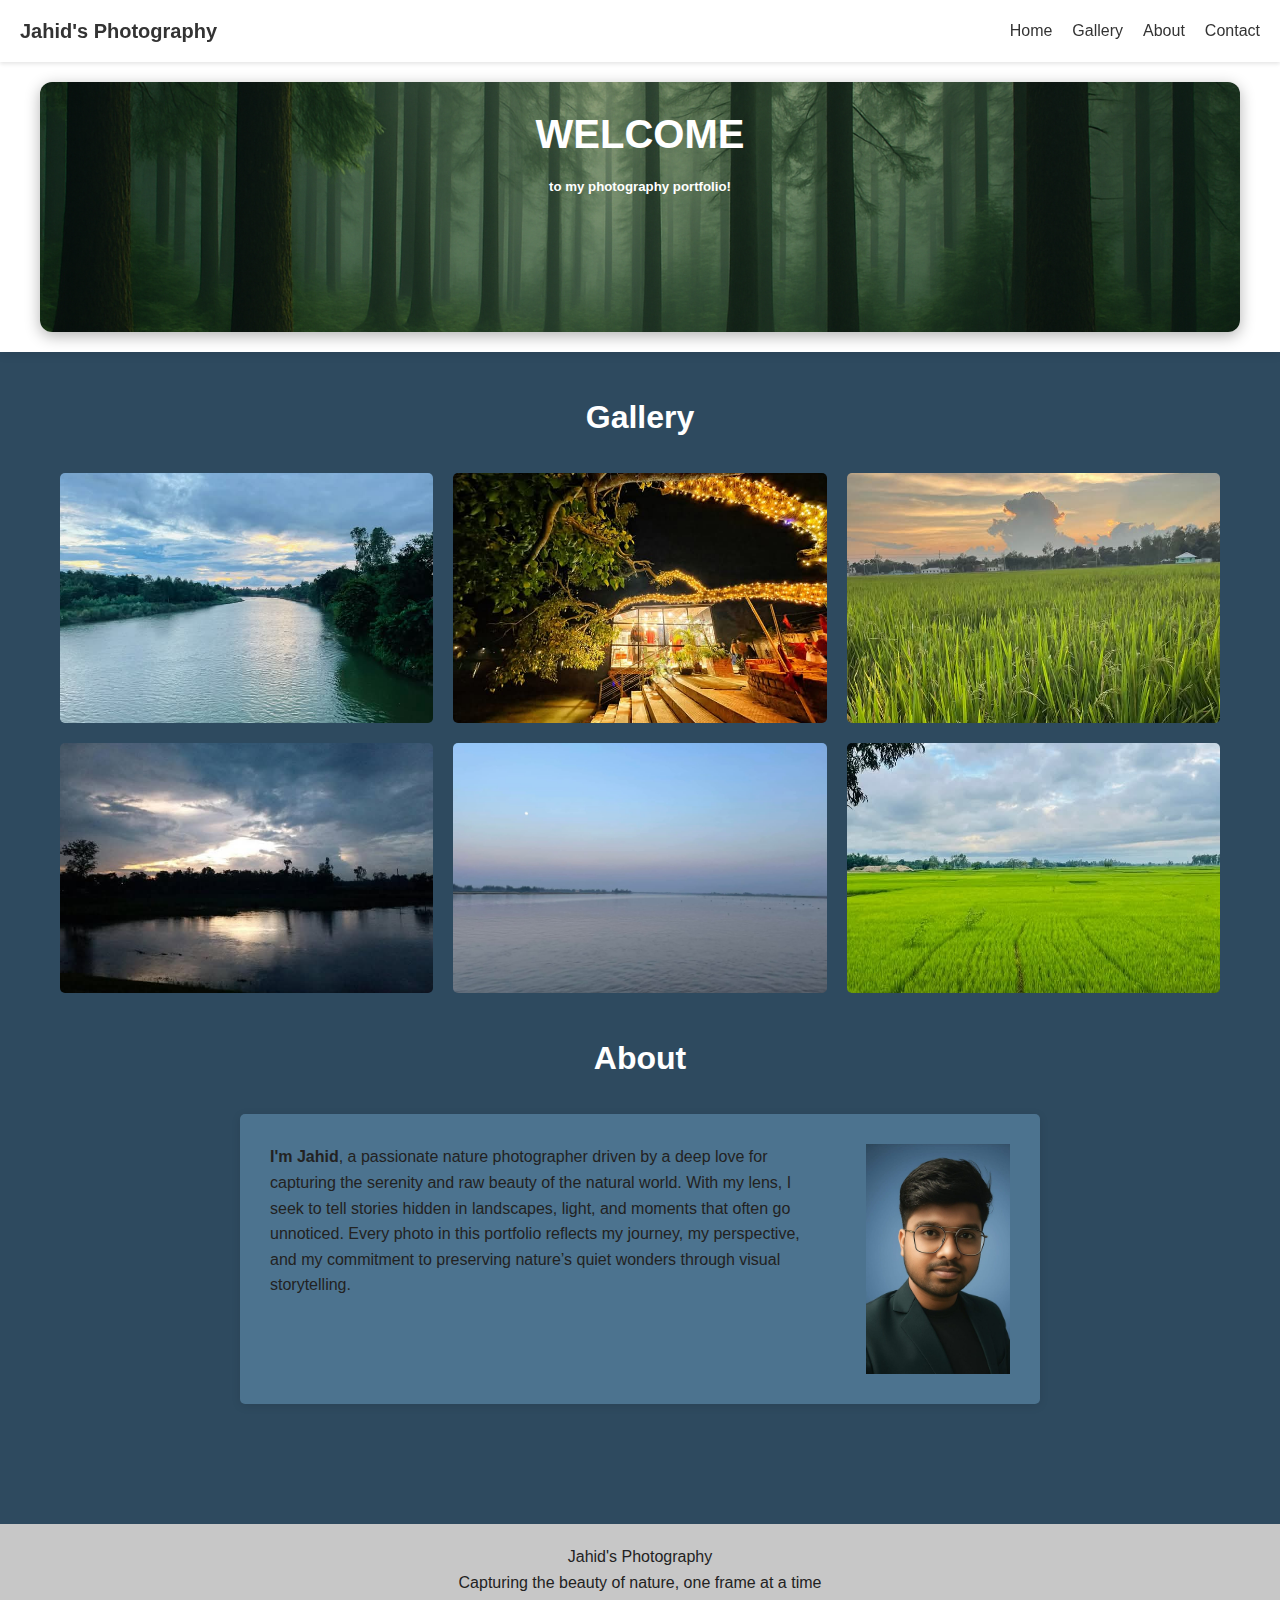
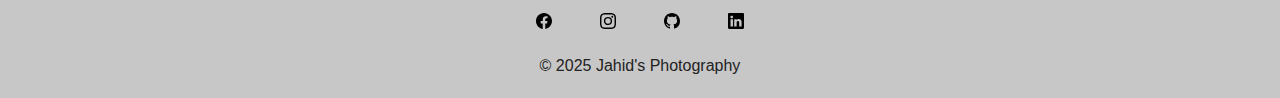
<file: jahid-photography-portfolio/index.html>
<!DOCTYPE html>
<html lang="en">

<head>
    <meta charset="UTF-8">
    <meta name="viewport" content="width=device-width, initial-scale=1.0">
    <title>Jahid's Photography Portfolio</title>
    <link rel="stylesheet" href="style.css">
</head>

<body>

    <nav class="navbar">
        <div class="logo">Jahid's Photography</div>

        <div class="nav-links" id="navLinks">
            <a href="#">Home</a>
            <a href="#">Gallery</a>
            <a href="#">About</a>
            <a href="#">Contact</a>
        </div>


    </nav>

    <header>
        <div class="container background">
            <h1>WELCOME</h1>
            <h5>to my photography portfolio!<h5>
        </div>
    </header>

    <main>
    
        <div class="container">
            <section class="gallery-section">
                <h2>Gallery</h2>
                <div class="gallery">
                    <div class="gallery-item placeholder">
                        <a href="img/img1.jpg" class="zoom-box"><img src="img/img1.jpg" alt="This is my picture"></a>
                    </div>
                    <div class="gallery-item placeholder">
                        <a href="img/img2.jpg" class="zoom-box"><img src="img/img2.jpg" alt="This is my picture"></a>
                    </div>
                    <div class="gallery-item placeholder">
                        <a href="img/3.jpg" class="zoom-box"><img src="img/3.jpg" alt="This is my picture"></a>
                    </div>
                     <div class="gallery-item placeholder">
                        <a href="img/4.jpg" class="zoom-box"><img src="img/4.jpg" alt="This is my picture"></a>
                    </div>
                    <div class="gallery-item placeholder">
                        <a href="img/img4.jpg" class="zoom-box"><img src="img/img4.jpg" alt="This is my picture"></a>
                    </div>
                    <div class="gallery-item placeholder">
                        <a href="img/img3.jpg" class="zoom-box"><img src="img/img3.jpg" alt="This is my picture"></a>
                    </div>
                    <!-- Add more gallery items as needed -->
                </div>
            </section>

            <section class="about-section">
                <h2>About</h2>
                <div class="about-div">
                    <p class="paragraph"><strong>I'm Jahid</strong>, a passionate nature photographer driven by a deep love for capturing the serenity and raw beauty of the natural world. With my lens, I seek to tell stories hidden in landscapes, light, and moments that often go unnoticed. Every photo in this portfolio reflects my journey, my perspective, and my commitment to preserving nature’s quiet wonders through visual storytelling.</p>
                    <img src="img/my2.jpg">
                </div>
            </section>
        </div>
    </main>

    <footer>
        <div class="container">
            <p>Jahid's Photography</p>
            <p>Capturing the beauty of nature, one frame at a time</p>
            <div class="icon-footer">
               <a href="https://www.facebook.com/ochena.prithibi.1612147?mibextid=ZbWKwL"><img src="img/facebook.svg"></a>
                <a href="https://www.instagram.com/sk_jahid_hasan.bd/"><img src="img/instagram.svg"></a>
                <a href="https://github.com/mdjahid-dev1"><img src="img/github.svg"></a>
                <a href="www.linkedin.com/in/md-jahid-hasan-saikot-867076375"><img src="img/linkedin.svg"></a>
            </div>
            <p>&copy; 2025 Jahid's Photography</p>
        </div>
    </footer>
</body>

</html>
</file>
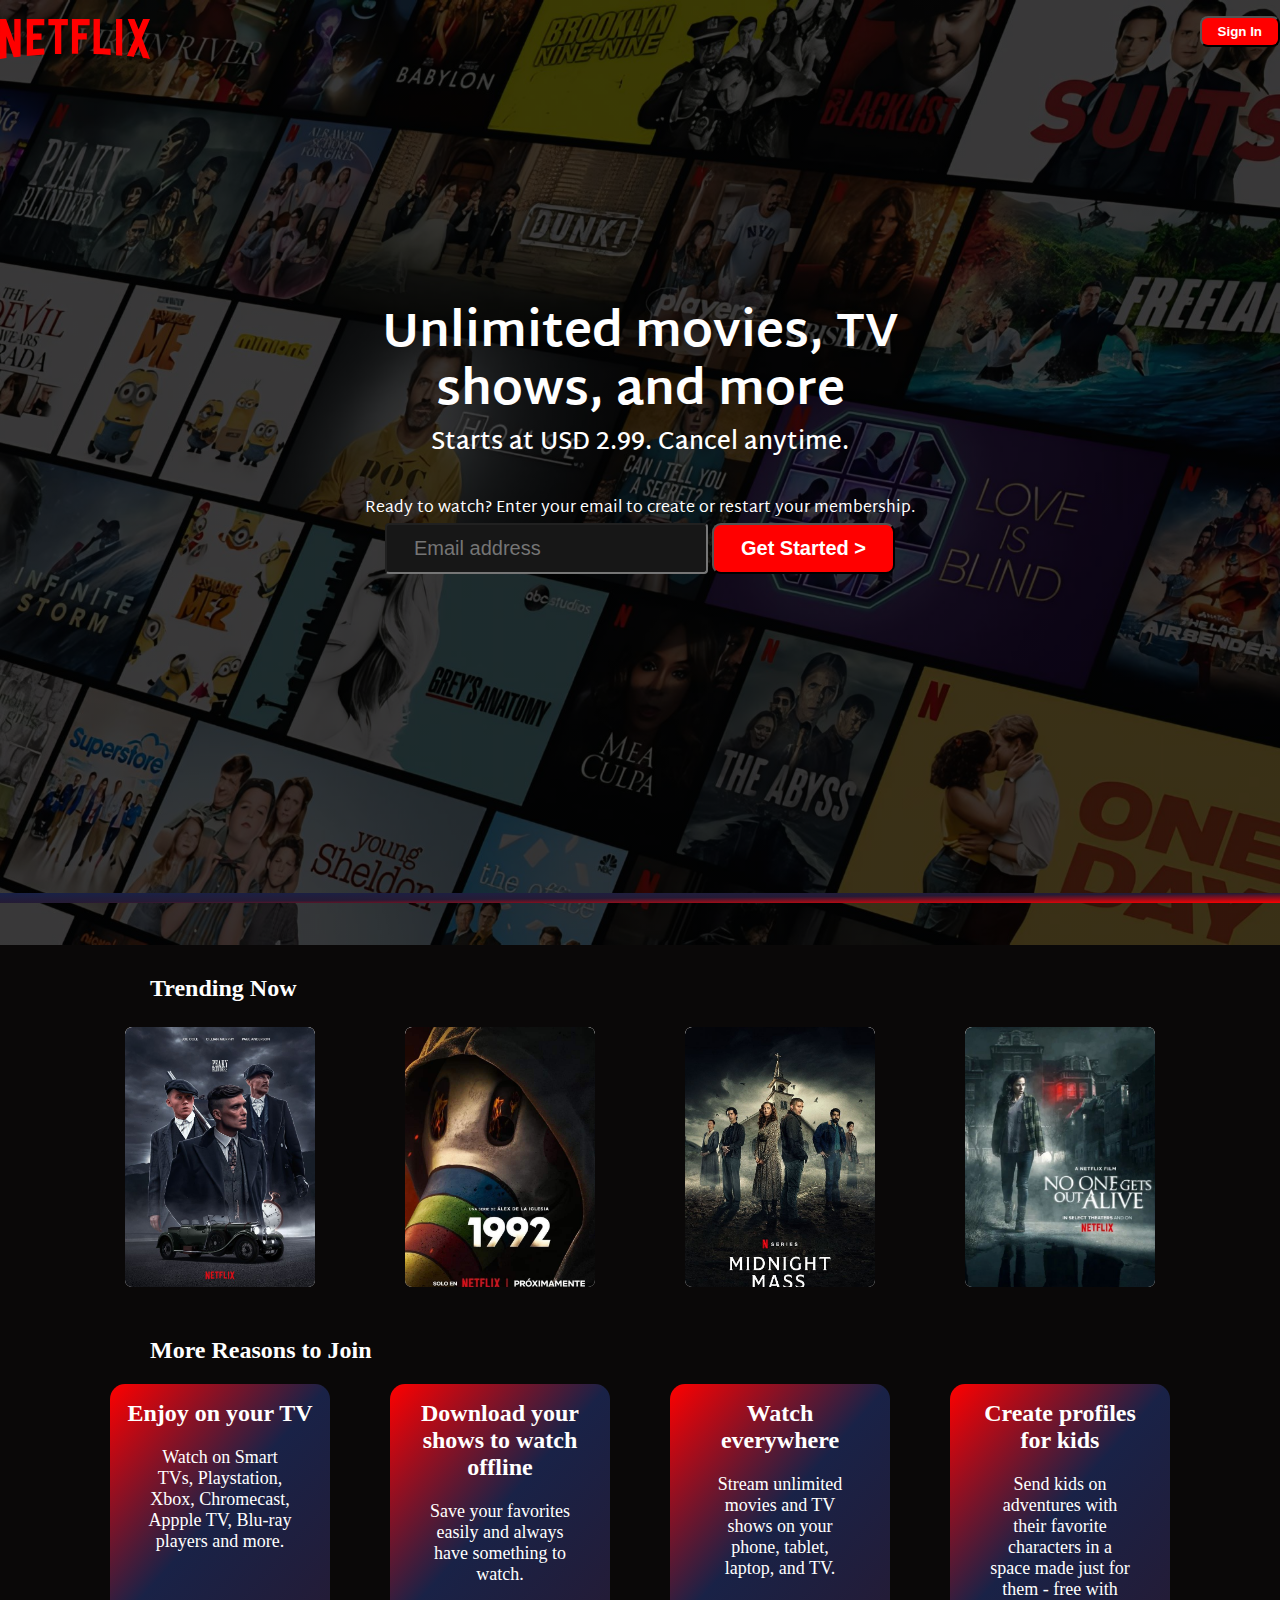
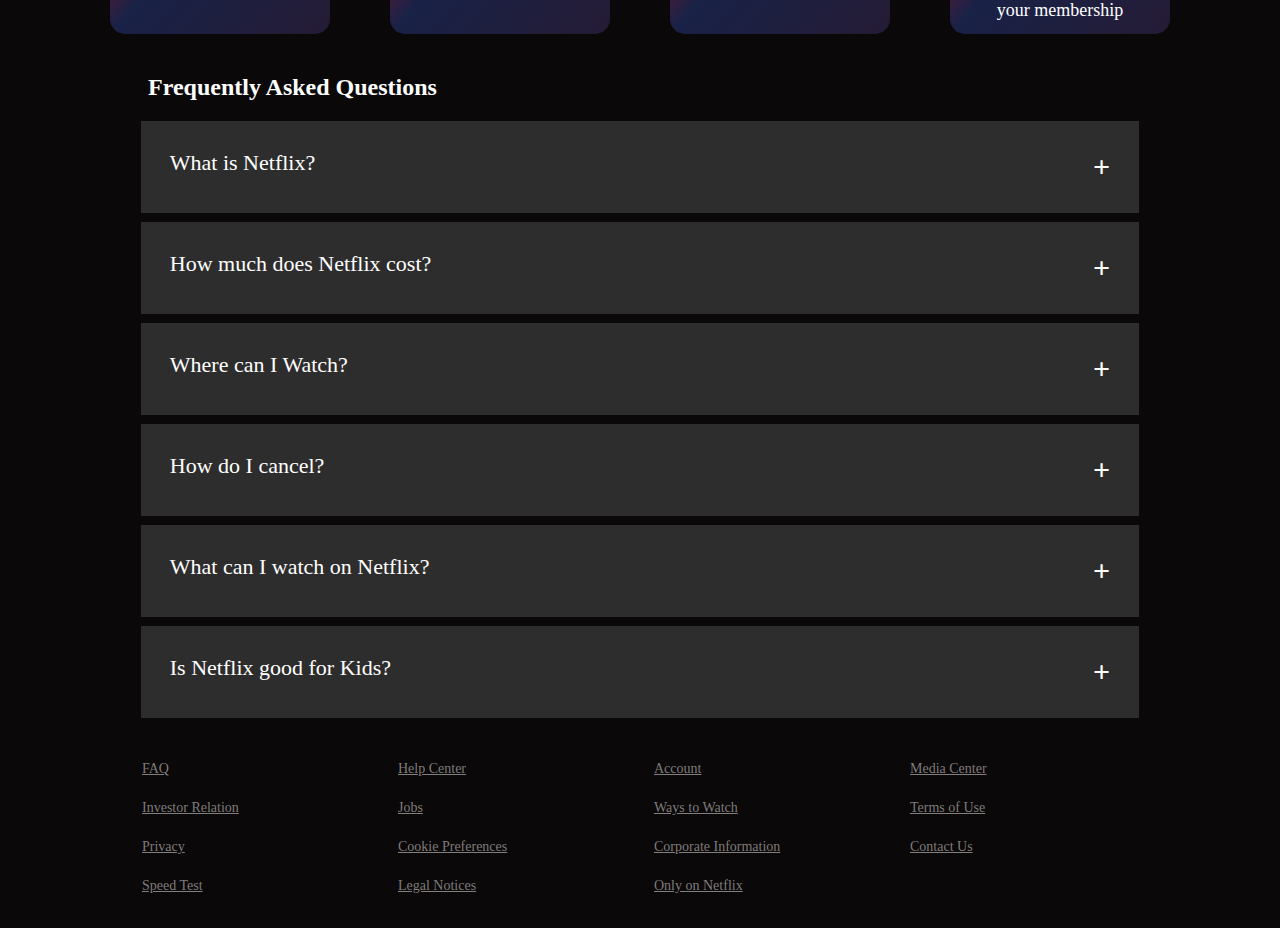
<file: Netflix-clone-customized/netflix.html>
<!DOCTYPE html>
<html lang="en">

<head>
    <meta charset="UTF-8">
    <meta name="viewport" content="width=device-width, initial-scale=1.0">
    <title>Netflix Bangladesh - Watch TV Shows Online, Watch Movies Online</title>
    <link rel="stylesheet" href="style.css">
    <link type="image/png" sizes="16x16" rel="icon" href="assets/icon.svg">
</head>

<body>

    <div class="main">

        <nav>
            <span><img width="100" src="assets/logo.svg"></span>
            <div>
                <button class="btn btn-red-sm"><a class="signin-anchor" href="https://www.netflix.com/bd/login">Sign In</a></button>
            </div>
        </nav>

        <div class="box"></div>

        <div class="hero">
            <span>Unlimited movies, TV shows, and more</span>
            <span>Starts at USD 2.99. Cancel anytime.</span>
            <br>
            <span>Ready to watch? Enter your email to create or restart your membership.</span>
            <div class="hero-buttons">
                <input type="text" placeholder="Email address">
                <button class="btn btn-red">Get Started &gt;</button>
            </div>

        </div>

        <div class="separation"></div>

    </div>


    <h2 class="section-Title">Trending Now</h2>
    <section class="FourCards">
        <!-- This is First card -->

        <div class="card">
            <div class="image">

                <img width="width: 190px;" height="325px"
                    src="assets/peaky.jpeg"
                    alt="">

            </div>
        </div>

        <!-- This is second Card -->


        <div class="card">
            <div class="image">

                <img src="assets/k.jpg"
                    alt="">

            </div>
        </div>

        <!-- This is Third card -->


        <div class="card">
            <div class="image">

                <img src="assets/s2.jpg"
                    alt="">

            </div>
        </div>


        <!-- This is Fourth card -->


        <div class="card">
            <div class="image">

                <img src="assets/s42.jpg"
                    alt="">

            </div>
        </div>

    </section>


    <h2 class="section-Title">More Reasons to Join</h2>
    <section class="card-container">

        
     <!-- This is First card -->

        <div class="card1">
                
            <h2 class="card1-h2"> Enjoy on your TV</h2>
            <p class="paragraph">Watch on Smart TVs, Playstation, Xbox, Chromecast, Appple TV, Blu-ray players and more.</p>
                
        </div>
            
        <!-- This is second Card -->


        <div class="card1">

            <h2 class="card1-h2">Download your <br> 
                shows to watch  
                offline
            </h2>
            <p class="paragraph card2">Save your favorites easily and always have something to watch.</p>

        </div>

        <!-- This is Third card -->


        <div class="card1">

            <h2 class="card1-h2"> Watch everywhere</h2>
            <p class="paragraph">Stream unlimited movies and TV shows on your phone, tablet, laptop, and TV.</p>

        </div>


        <!-- This is Fourth card -->


        <div class="card1">
            <h2 class="card1-h2">Create profiles for kids</h2>
            <p class="paragraph">Send kids on adventures with their favorite characters in a space made just for them - free with your membership</p>
        </div>

    </section>

    <!-- This is question section -->
    <section class="feq">
        <h2>Frequently Asked Questions</h2>
        <div class="feqbox feqbox2">
            <span>What is Netflix?</span>
            <span class="plus"> + </span>
        </div>
    </section>

    <section class="feq">
    
        <div class="feqbox feqbox2">
            <span>How much does Netflix cost?</span>
            <span class="plus"> + </span>
        </div>
    </section>

    <section class="feq">
        <div class="feqbox feqbox2">
            <span>Where can I Watch?</span>
            <span class="plus"> + </span>
        </div>
    </section>

    <section class="feq">
        
        <div class="feqbox feqbox2">
            <span>How do I cancel?</span>
            <span class="plus"> + </span>
        </div>
    </section>

    <section class="feq">
    
        <div class="feqbox feqbox2">
            <span>What can I watch on Netflix?</span>
            <span class="plus"> + </span>
        </div>
    </section>

    <section class="feq">
        
        <div class="feqbox feqbox2">
            <span>Is Netflix good for Kids?</span>
            <span class="plus"> + </span>
        </div>
    </section>

    
    <!-- This is footer -->
    <footer>
        
        <div class="footer">
         <div class="footer-item">
            <a href="https://help.netflix.com/en/node/412">FAQ</a>
            <a href="https://ir.netflix.net/ir-overview/profile/default.aspx">Investor Relation</a>
            <a href="https://help.netflix.com/legal/privacy">Privacy</a>
            <a href="https://fast.com/">Speed Test</a>
         </div>

         <div class="footer-item">
            <a href="https://help.netflix.com/en">Help Center</a>
            <a href="https://jobs.netflix.com/">Jobs</a>
            <a href="">Cookie Preferences</a>
            <a href="https://help.netflix.com/legal/notices">Legal Notices</a>
         </div>

         <div class="footer-item">
            <a href="https://www.netflix.com/bd/login?nextpage=https%3A%2F%2Fwww.netflix.com%2Fyouraccount">Account</a>
            <a href="https://help.netflix.com/en/node/14361">Ways to Watch</a>
            <a href="https://help.netflix.com/en/node/134094">Corporate Information</a>
            <a href="https://www.netflix.com/bd/browse/genre/839338">Only on Netflix</a>
         </div>

          <div class="footer-item">
            <a href="https://media.netflix.com/en/">Media Center</a>
            <a href="https://help.netflix.com/legal/termsofuse">Terms of Use</a>
            <a href="https://help.netflix.com/en/contactus">Contact Us</a>
         </div> 
        </div>
    </footer>



</body>

</html>
</file>
<file: jahid-photography-portfolio/style.css>
/* Global Styles */
* {
    margin: 0;
    padding: 0;
    box-sizing: border-box;
    font-family: 'Arial', sans-serif;
}

body {
    background-color: #f8f8f8;
    color: #333;
    line-height: 1.6;
    background-color: #2e4a5f;

    /* background-image: url(img/backimg.jpg);
    background-size: cover;
    background-repeat: cover;
    background-position: center; */
}


.navbar {
    background-color: #fff;
    box-shadow: 0 2px 4px rgba(0, 0, 0, 0.1);
    display: flex;
    justify-content: space-between;
    align-items: center;
    padding: 15px 20px;
    position: sticky;
    top: 0;
    z-index: 100;
}

.navbar .logo {
    font-size: 20px;
    font-weight: bold;
}

.nav-links {
    display: flex;
    gap: 20px;
}

.nav-links a {
    text-decoration: none;
    color: #333;
    font-weight: 500;
    transition: color 0.3s;
}

.nav-links a:hover {
    color: #0077ff;
}

.container {
    max-width: 1200px;
    margin: 0 auto;
    padding: 0 20px;
    
}



.background {
    width: 100%;
    height: 250px;
    border-radius: 12px;
    /* optional, smooth corner */
    overflow: hidden;
    /* important: content r background bound kore */
    background-image: url('img/header.png');
    /* image path boshabe */
    background-size: cover;
    /* image ke box er sathe adjust korbe */
    background-position: center;
    /* image ke box er majhkane niye asbe */
    background-repeat: no-repeat;
    /* repeat bondho rakhbe */
    box-shadow: 0 4px 15px rgba(0, 0, 0, 0.3);
    /* optional shadow */
    color: white;
    /* text color jate dekhte shoja hoy */
    padding: 20px;
}

/* Header Styles */
header {
    background-color: #fff;
    box-shadow: 0 2px 10px rgba(0, 0, 0, 0.1);
    padding: 20px 0;
    text-align: center;
}

h1 {
    font-size: 2.5rem;
    margin-bottom: 10px;
    color: white;
}

/* Main Content Styles */
main {
    padding: 40px 0;
    text-align: center;

}

h2 {
    font-size: 2rem;
    margin-bottom: 30px;
    color: #ffffff;
}

/* Gallery Section - Placeholder */
.gallery {
    display: grid;
    grid-template-columns: repeat(auto-fill, minmax(300px, 1fr));
    gap: 20px;
    margin-bottom: 40px;
}

.gallery-item {
    background-color: #ddd;
    height: 250px;
    display: flex;
    align-items: center;
    justify-content: center;
    border-radius: 5px;
    overflow: hidden;

}


.gallery-item.placeholder {
    background-color: #eee;
    color: #999;
    font-style: italic;
}

.gallery-item img {
    width: 100%;
    height: 100%;
    object-fit: cover;
}


.zoom-box img {
    width: 100%;
    height: 100%;
    object-fit: cover;
    transition: transform 0.4s ease;
}

/* Hover e zoom */
.zoom-box:hover img {
    transform: scale(1.1);
}

/* Click/focus e aro beshi zoom */
.zoom-box:focus img {
    transform: scale(1.5);
}



/* About Section */

.about {

    padding: 30px;
    border-radius: 5px;
    box-shadow: 0 2px 10px rgba(0, 0, 0, 0.1);
    max-width: 800px;
    margin: 0 auto 40px;
    text-align: left;

}

.about-div {
    background-color: rgb(76, 115, 143);
    display: flex;
    gap: 3rem;
    padding: 30px;
    border-radius: 5px;
    box-shadow: 0 2px 10px rgba(0, 0, 0, 0.1);
    max-width: 800px;
    margin: 0 auto 40px;
    text-align: left;
}

.about p {
    margin-bottom: 15px;
    text-align: justify;
    color: #f5ebeb;
}

.about strong {
    font-weight: bold;
}

.about-section img {
    width: 9rem;
}


/* Footer Styles */
footer {
    background-color: #c7c7c7;
    color: #fff;
    text-align: center;
    padding: 20px 0;
    margin-top: 40px;
}

.container p {
    color: #222;
}

.icon-footer {
    display: flex;
    gap: 3rem;
    justify-content: center;
    padding: 1rem;
    color: white;
}

/* Responsive Styles */
@media (max-width: 768px) {
    h1 {
        font-size: 2rem;
    }

    h2 {
        font-size: 1.5rem;
    }

    .gallery {
        grid-template-columns: repeat(auto-fill, minmax(250px, 1fr));
    }

    .about {
        padding: 20px;
    }
}

@media (max-width: 480px) {
    h1 {
        font-size: 1.8rem;
    }

    .gallery {
        grid-template-columns: 1fr;
    }
}

@media (max-width: 1024px) {
    .gallery {
        display: grid;
        grid-template-columns: repeat(auto-fill, minmax(300px, 1fr));
        gap: 20px;
        margin-bottom: 40px;
    }

    .gallery-item {
        background-color: #ddd;
        height: 150px;
        display: flex;
        align-items: center;
        justify-content: center;
        border-radius: 5px;
        overflow: hidden;

    }


    .gallery-item.placeholder {
        background-color: #eee;
        color: #999;
        font-style: italic;
    }

    .gallery-item img {
        width: 100%;
        height: 100%;
        object-fit: cover;
    }



}




/* ====================== */
/* RESPONSIVE MEDIA QUERIES */
/* ====================== */

/* Large desktop (1200px and up) */
@media (max-width: 1200px) {
    .container {
        max-width: 1000px;
    }

    .gallery {
        grid-template-columns: repeat(auto-fill, minmax(280px, 1fr));
    }
}

/* Medium desktop (992px - 1199px) */
@media (max-width: 992px) {
    .container {
        max-width: 900px;
    }

    .about-div {
        flex-direction: column;
        align-items: center;
        text-align: justify;
    }

    .about-section img {
        margin-top: 20px;
        width: 12rem;
    }

    .about p {
        text-align: center;
    }
}

/* Tablet (768px - 991px) */
@media (max-width: 768px) {
    h1 {
        font-size: 2rem;
    }

    h2 {
        font-size: 1.8rem;
    }

    .navbar {
        flex-direction: column;
        padding: 15px;
    }

    .nav-links {
        margin-top: 15px;
        flex-wrap: wrap;
        justify-content: center;
    }

    .gallery {
        grid-template-columns: repeat(auto-fill, minmax(250px, 1fr));
        gap: 15px;
    }

    .about-div {
        padding: 20px;
        text-align: justify;
    }

    .icon-footer {
        gap: 2rem;
    }
}

/* Large mobile (576px - 767px) */
@media (max-width: 576px) {
    h1 {
        font-size: 1.8rem;
    }

    h2 {
        font-size: 1.5rem;
    }

    .gallery {
        grid-template-columns: repeat(auto-fill, minmax(220px, 1fr));
    }

    .about-div {
        padding: 15px;
        text-align: justify;
    }

    .about-section img {
        width: 10rem;
    }

    .icon-footer {
        gap: 1.5rem;
    }

    .icon-footer img {
        width: 20px;
        height: 20px;
    }
}

/* Small mobile (up to 575px) */
@media (max-width: 375px) {
    h1 {
        font-size: 1.6rem;
    }

    h2 {
        font-size: 1.3rem;
        margin-bottom: 20px;
    }

    .navbar .logo {
        font-size: 18px;
    }

    .nav-links {
        gap: 10px;
    }

    .nav-links a {
        font-size: 14px;
    }

    /* .gallery {
        grid-template-columns: 1fr;
    }

    .gallery-item {
        height: 200px;
        object-fit: cover;
    } */


    .gallery {
        display: grid;
        grid-template-columns: repeat(auto-fill, minmax(300px, 1fr));
        gap: 20px;
        margin-bottom: 40px;
    }

    .gallery-item {
        background-color: #ddd;
        height: 150px;
        display: flex;
        align-items: center;
        justify-content: center;
        border-radius: 5px;
        overflow: hidden;

    }


    .gallery-item.placeholder {
        background-color: #eee;
        color: #999;
        font-style: italic;
    }

    .gallery-item img {
        width: 100%;
        height: 100%;
        object-fit: cover;
    }





    .about {

        padding: 30px;
        border-radius: 5px;
        box-shadow: 0 2px 10px rgba(0, 0, 0, 0.1);
        max-width: 800px;
        margin: 0 auto 40px;
        text-align: left;

    }

    .about-div {
        background-color: rgb(76, 115, 143);
        display: flex;
        gap: 3rem;
        padding: 25px;
        border-radius: 5px;
        box-shadow: 0 2px 10px rgba(0, 0, 0, 0.1);
        max-width: 800px;
        margin: 0 auto 40px;
        text-align: justify;
    }

    .about p {
        margin-bottom: 15px;
        text-align: justify;
        color: #f5ebeb;
    }

    .about strong {
        font-weight: bold;
    }

    .about-section img {
        width: 9rem;
    }

    /* .about-div {
        padding: 12px;
    }

    .about-section img {
        width: 8rem;
    } */

    .icon-footer {
        gap: 1rem;
    }

    footer p {
        font-size: 14px;
    }
}

@media (max-width: 540px) {
    .gallery {
        display: grid;
        grid-template-columns: repeat(auto-fill, minmax(300px, 1fr));
        gap: 20px;
        margin-bottom: 40px;
    }

    .gallery-item {
        background-color: #ddd;
        height: 250px;
        display: flex;
        align-items: center;
        justify-content: center;
        border-radius: 5px;
        overflow: hidden;

    }


    .gallery-item.placeholder {
        background-color: #eee;
        color: #999;
        font-style: italic;
    }

    .gallery-item img {
        width: 100%;
        height: 100%;
        object-fit: cover;
    }

}

@media (max-width: 344px) {
    .gallery {
        display: grid;
        grid-template-columns: repeat(auto-fill, minmax(300px, 1fr));
        gap: 20px;
        margin-bottom: 40px;
    }

    .gallery-item {
        background-color: #ddd;
        height: 250px;
        display: flex;
        align-items: center;
        justify-content: center;
        border-radius: 5px;
        overflow: hidden;

    }


    .gallery-item.placeholder {
        background-color: #eee;
        color: #999;
        font-style: italic;
    }

    .gallery-item img {
        width: 100%;
        height: 300px;
        object-fit: cover;
    }

}
</file>
<file: Netflix-clone-customized/style.css>
@import url('https://fonts.googleapis.com/css2?family=Ancizar+Sans:ital,wght@0,100..1000;1,100..1000&family=Martel+Sans:wght@200;300;400;600;700;800;900&family=Playpen+Sans+Arabic:wght@100..800&family=Playwrite+DK+Loopet:wght@100..400&display=swap');

* {
    margin: 0;
    padding: 0;

}

body {
    text-align: center;
}

.main {
    background-image: linear-gradient(rgba(0, 0, 0, 0.7), rgba(0, 0, 0, 0.7)), url("assets/bg.jpg");
    height: 105vh;
    background-position: center center;
    background-size: cover;
    background-repeat: no-repeat;
    position: relative;
    /*It has been used to make it pop out from the dark tone of the background. opacity has been applied for this purpose */
}

.main.box {
    height: 80vh;
    width: 100%;
    opacity: 0.44;
    background-color: black;
    position: absolute;
    top: 0;
}

nav {
    max-width: 170vh;
    justify-content: space-between;
    margin: auto;
    display: flex;
    align-items: center;
    height: 62px;
}

nav img {

    width: 150px;
    position: relative;
    z-index: 10;
    /* This is use for content pop-out  */
    margin-top: 20px;
}

nav button {
    position: relative;
    z-index: 10;
}


.signin-anchor{
    text-decoration: none;
    color: white;
}

.hero {
    font-family: "Martel Sans", sans-serif;
    color: white;
    height: 80%;
    display: flex;
    align-items: center;
    justify-content: center;
    flex-direction: column;
    position: relative;
    /*It has been used to make it pop out from the dark tone of the background. opacity has been applied for this purpose */
    padding: 30px;
}

.hero> :nth-child(1) {
    /*here, due to this (>) being applied, it will only affect the particular child  */
    font-weight: bolder;
    font-size: 48px;
    text-align: center;
    max-width: 50%;
    line-height: 1.2;
}

.hero> :nth-child(2) {
    /*here, due to this (>) being applied, it will only affect the particular child  */
    font-weight: 600;
    font-size: 24px;
    text-align: center;
}

.hero> :nth-child(3) {
    /*here, due to this (>) being applied, it will only affect the particular child  */
    font-weight: 400;
    font-size: 15px;
    text-align: center;
}


.separation {
    height: 10px;
    background: linear-gradient(to bottom right, #192247, #251b35, #FF0000 );
    margin: 75px 0px 0px 0;
    max-width: 100%;
    position: relative;
    z-index: 20;
}

.btn {
    padding: 6px 16px;
    font-weight: bold;
    background-color: white;
    align-items: center;
    justify-content: center;
    border-radius: 8px;
    cursor: pointer;
}

.btn-red {
    background-color: red;
    color: white;
    padding: 12px 27px;
    font-size: 20px;
    border-radius: 9px;
}

.main input {
    padding: 12px 27px;
    color: white;
    font-size: 20px;
    border-radius: 4px;
    background-color: rgba(23, 23, 23, 1.2);
}

.btn-red-sm {
    background-color: red;
    color: white;
}


/* This is 4 card sections */

.section-Title{
    color: white;
    text-align: left;
    margin-left: 100px;
    margin-top: 30px;
}

.FourCards {
    display: flex;
    flex-wrap: wrap;
    justify-content: center;
    gap: 50px;
    margin: 5px;
    font-size: 35px;
    font-weight: bold;
}

body {
    background-color: rgb(10, 8, 8);
}

.card {
    background-color: white;
    width: 190px;
    height: 260px;
    border-radius: 7px;
    margin: 20px;
    padding: 0;
    overflow: hidden;
}

.CardText {
    color: white;
}



.image {
    padding: 0px;
}

.image img {
    border-radius: 7px;
    width: 100%;
    height: 100%;
    object-fit: cover;

}


.card:hover {                   /* zoom effect in all cards */
    transform: scale(1.05);
    cursor: pointer;
}


/* More Reason to Join section */
.section-Title{
    color: white;
    margin-left: 150px;
    margin-top: 30px;
}

*{
    box-sizing: border-box;
}

.card-container{
    display: grid;
    grid-template-columns: repeat(auto-fit, minmax(220px, 1fr));
    gap: 20px;
    max-width: 1100px;
    margin: auto;

}


body {
    background-color: rgb(10, 8, 8);
}

.card1 {
    background: linear-gradient(to bottom right,  #FF0000, #192247, #251b35 );
    padding: 16px;
    border-radius: 15px;
    height: 250px;
    display: flex;
    flex-direction: column;
    margin: 20px;
    color: white;

}

.paragraph{
    font-size: 18px;
    margin:20px;
}

.card2{
    margin:20px;
}


/* frequently section */

.feq{
    background-color: rgb(10, 8, 8);;
    color: white;
}

.feq img{
    background-color: white;
}
.feq h2{
    text-align: left;
    margin: 20px 148px;
}

.feqbox{
    display: flex;
    background-color: rgb(46, 45, 45);
    padding: 29px;
    max-width: 78vw;
    margin: 9px auto;
    font-size: 22px;
    cursor: pointer;
    transition: all 1s ease-out;
}

.feqbox:hover{
    background-color: rgb(65, 62, 62);
}

.feqbox2{
    justify-content: space-between;
}

.plus{
    font-weight: bold;
    font-size: 30px;
}

footer{
    color: white;
    padding: 34px;
    
}
.footer{
    display: grid;
    grid-template-columns: 1fr 1fr 1fr 1fr;
    color: white;
    max-width: 80vw;
    margin: 0px 10px auto;
    

}



.footer a{
    color: rgba(184, 177, 177, 0.699);
    font-size: 14px;
}

.footer-item{
    margin: 0px 0px 0px 98px;
    display: flex;
    color: white;
    flex-direction: column;
    gap: 23px;
    text-align: left;
    z-index: 30;
}



/* Additional small screen adjustments */
@media (max-width: 480px) {
    /* Ensure form elements stay side-by-side */
    .hero form {
        display: flex;
        flex-direction: column;
        width: 100%;
        max-width: 300px;
        margin: 0 auto;
    }
    
    /* Footer links */
    .footer a {
        font-size: 12px;
    }
}


/* Existing CSS remains unchanged */
/* ... (all your existing CSS code remains exactly the same) ... */

/* ========== RESPONSIVE MEDIA QUERIES ========== */

/* Extra small devices (phones, 375px and down) */
@media (max-width: 375px) {
    /* Navbar adjustments */
    nav {
        flex-direction:space-between;
        height: auto;
        padding: 10px;
        gap: 14px;
    }
    
    nav img {
        margin-top: 15px;
        padding: 15px;
    }
    
    /* Hero section adjustments */
    .main {
        height: auto;
        min-height: 100vh;
        padding: 0px 0px;
    }
    
    .hero {
        padding: 100px 0;
        height: auto;
    }
    
    .hero> :nth-child(1) {
        font-size: 32px;
        max-width: 100%;
        margin-bottom: 15px;
    }
    
    .hero> :nth-child(2) {
        font-size: 18px;
        margin-bottom: 15px;
    }
    
    .hero> :nth-child(3) {
        font-size: 14px;
        margin-bottom: 20px;
    }
    
    /* Form input and button adjustments */
    .main input,
    .btn-red {
        width: 90%;
        box-sizing: border-box;
        margin: 5px 0;
    }
    
    /* Section title adjustments */
    .section-Title {
        margin-left: 0px !important;
        text-align: center !important;
    }
    
    /* Four cards section */
    .FourCards {
        gap: 20px;
    }
    
    .card {
        width: 80%;
        height: 63vh;
        margin: 10px auto;
    }
    
    /* Card container adjustments */
    .card-container {
        grid-template-columns: 1fr;
        padding: 0 15px;
    }
    
    .card1 {
        height: auto;
        margin: 10px 0;
    }
    
    /* FAQ section adjustments */
    .feq h2 {
        margin: 20px !important;
        text-align: center !important;
    }
    
    .feqbox {
        max-width: 90vw;
        padding: 15px;
        font-size: 18px;
    }
    
    /* Footer adjustments */
    .footer {
        grid-template-columns: 1fr;
        gap: 30px;
        max-width: 100%;
        padding: 0 20px;
    }
    
    .footer-item {
        margin: 0 !important;
        align-items: center;
        text-align: center !important;
        gap: 15px;
    
    }
    
    /* Separation line */
    .separation{
        /* margin: 1.5rem 0rem; */
        height: 8px;
        margin:2rem 0;
        width: 100%;

    }
    
}

/* Small devices (landscape phones, 576px and up) */
@media (min-width: 376px) and (max-width: 576px) {
    nav {
        justify-content: space-between;
        height: auto;
        padding: 20px;
        gap: 14px;
    }

    nav img {
        margin-top: 15px;
        padding: 15px;
    }
    
    /* Hero section adjustments */
    .main {
        height: auto;
        min-height: 10vh;
        padding: 0px 0px;
    }
    
    .hero > :nth-child(1) {
        font-size: 36px;
        max-width: 80%;
    }
    
    .card {
        width: 47%;
        height: 30vh;
    }

    .section-Title{
        margin-left: 115px;
    }
    
    .footer {
        grid-template-columns: 1fr 1fr;
    }
    
    .footer-item {
        margin-left: 40px !important;
    }
}

/* Medium devices (tablets, 768px and up) */
@media (min-width: 577px) and (max-width: 768px) {
    
    nav {
        justify-content: space-between;
        height: auto;
        padding: 20px 20px;
        gap: 14px;
    }
    
    nav img {
        margin-top: 30px;
        padding: 1px;
    }
    
    /* Hero section adjustments */
    .main {
        height: auto;
        min-height: 80vh;
        padding: 0px 0px;
    }

    .hero {
        padding: 100px 0;
        height: auto;
    }

    .hero > :nth-child(1) {
        font-size: 40px;
        max-width: 70%;
    }
    
    .separation{
        margin-top: 200px;
    }

    .section-Title{
        margin-left: 18rem;
    }
    .FourCards {
        gap: 30px;
    }
    
    .card {
        width: 30%;
    }

    .card-container {
        grid-template-columns: 1fr;
        padding: 0px 15px;
    }
    
    .card1 {
        height: auto;
        margin: 10px 0px;       
    }

    .card1-h2{
        margin-top: 2rem;
    }
    
    .footer {
        grid-template-columns: 1fr 1fr 1fr;
        margin-left: 8rem;
    }
    
    .footer-item {
        margin-left: 60px !important;
    }
}

/* Large devices (desktops, 992px and up) */
@media (min-width: 769px) and (max-width: 992px) {
   
    nav {
        justify-content: space-between;
        height: auto;
        padding: 20px 30px;
        gap: 14px;
    }
    
    nav img {
        margin-top: 30px;
        padding: 0px;
    }
    
    /* Hero section adjustments */
    .main {
        height: auto;
        min-height: 70vh;
        padding: 0px 0px;
    }

    .hero {
        padding:75px 0px 0px 0px;
        height: auto;
        margin-top: 14rem;
    }
   
    .hero> :nth-child(1) {
        font-size: 40px;
    }

    .hero> :nth-child(2) {
        font-size: 20px;
    }


    .separation{
        margin-top: 400px;
    }

    .section-Title{
        margin-left: 20rem;
    }
    
    .card-container {
        grid-template-columns: repeat(2, 1fr);
    }
    
    .feq h2 {
        margin: 20px !important;
        text-align: center !important;
    }

    .footer {
        grid-template-columns: 1fr 1fr 1fr;
        margin-left: 8rem;
    }
    
    .footer-item {
        margin-left: 60px !important;
    }
}

/* Extra large devices (large desktops, 1200px and up) */
@media (min-width: 993px) and (max-width: 1200px) {
   
   nav {
        justify-content: space-between;
        height: auto;
        padding: 20px 80px;
        gap: 14px;
    }
    
    nav img {
        margin-top: 30px;
        padding: 0px;
    }
    
    /* Hero section adjustments */
    .main {
        height: auto;
        min-height: 100vh;
        padding: 0px 0px;
    }

    .hero {
        padding:75px 0px 0px 0px;
        height: auto;
        margin-top: 1rem;
    }
   
    .hero> :nth-child(1) {
        font-size: 40px;
    }

    .hero> :nth-child(2) {
        font-size: 20px;
    }

    .separation{
        margin-top: 147px;
    }

   .FourCards {
        gap: 30px;
    }
    
    .card {
        width: 30%;
        height: 430px;
    }


    .card-container {
        /* Grid layout */
        display: grid;
        grid-template-columns: repeat(2, 1fr);
        gap: 1.5rem; /* 24px gap between cards */
        
        /* Netflix-style adjustments */
        padding: 0 3%; /* Side padding similar to Netflix */
        max-width: 1200px; /* Max container width */
        margin: 0 auto; /* Center the grid */
    }

    .section-Title{
        margin-left: 26rem;
    }

    .feq h2 {
        margin: 20px !important;
        text-align: center !important;
    }

} 

/* Form responsiveness for all devices */
@media (max-width: 768px) {
 
 
    .hero form {
        display: flex;
        flex-direction: column;
        align-items: center;
        width: 100%;
        max-width: 400px;
        margin: 0 auto;
    }
    
    .main input,
    .btn-red {
        width: 100%;
        margin: 5px 0;
    } 
}

/* Card adjustments for tablets */
@media (min-width: 577px) and (max-width: 992px) {
    .card {
        width: 220px;
        height: 300px;
    }
    
    .card1 {
        height: 220px;
    }

    .footer {
        grid-template-columns: 1fr 1fr;
    }
    
    .footer-item {
        margin-left: 40px !important;
    }
}

/* FAQ section adjustments */
@media (max-width: 768px) {
    .feqbox {
        font-size: 18px;
        padding: 20px;
    }
    
    .feq h2 {
        margin: 20px !important;
        text-align: center !important;
    }
}

@media (min-width: 360px) and (max-width: 740px) {
    
    .separation{
        margin-top: 82px;
    }

   .btn-red {
      padding: 12px 27px;
      font-size: 20px;
      border-radius: 9px;
      width: 200px;
    }
    
    .card {
        width: 30%;
        height: 153px;
    }

}
</file>
